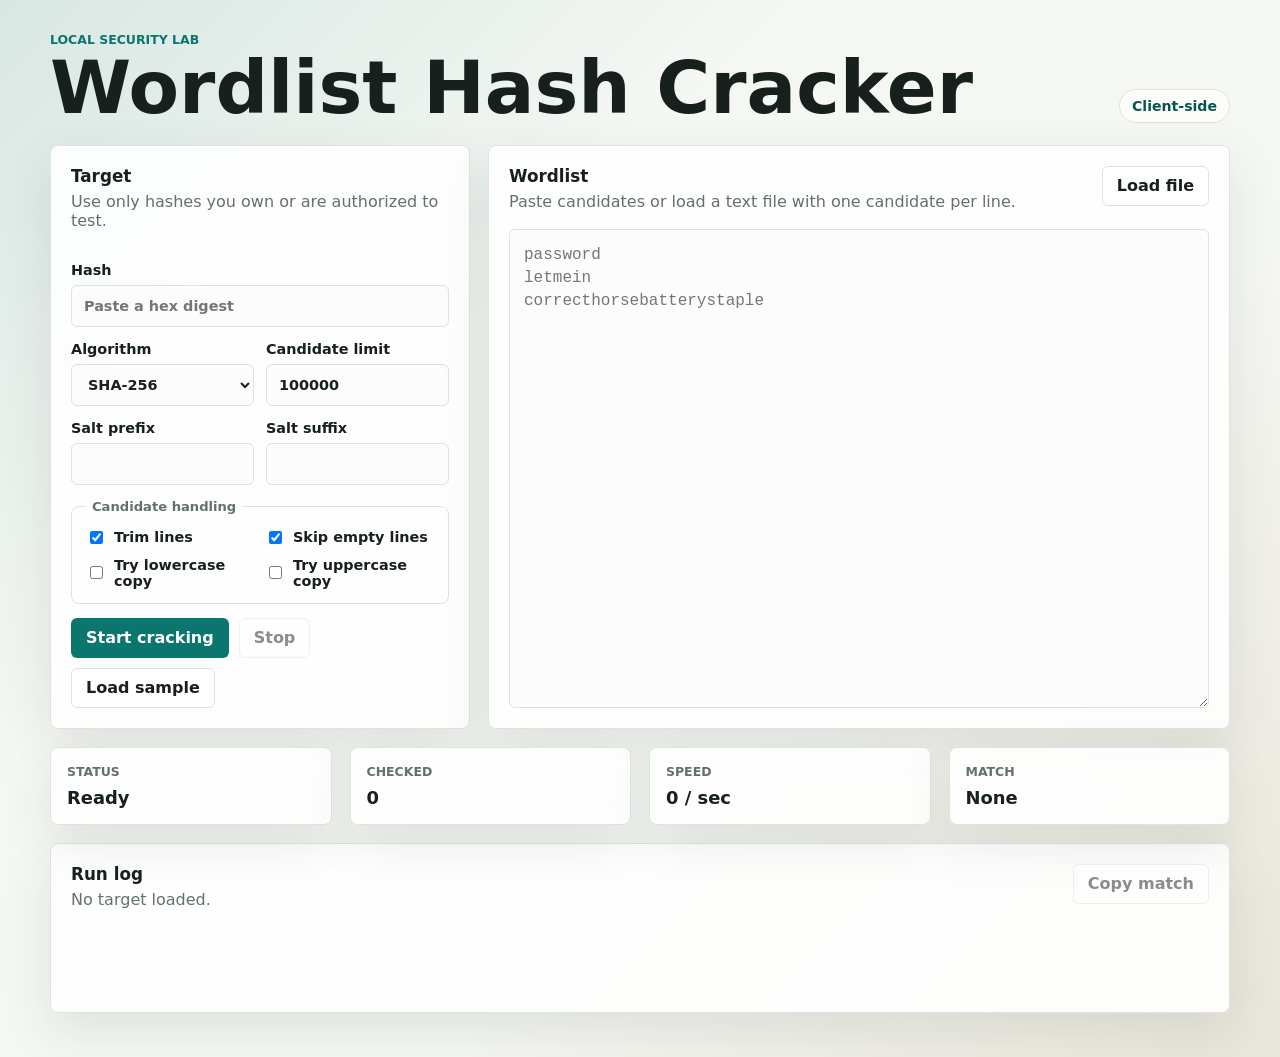
<file: index.html>
<!doctype html>
<html lang="en">
  <head>
    <meta charset="utf-8" />
    <meta name="viewport" content="width=device-width, initial-scale=1" />
    <meta http-equiv="refresh" content="0; url=./hash-cracker-wordlist/" />
    <title>Wordlist Hash Cracker</title>
  </head>
  <body>
    <main>
      <h1>Wordlist Hash Cracker</h1>
      <p>
        Open the tool at
        <a href="./hash-cracker-wordlist/">hash-cracker-wordlist/</a>.
      </p>
    </main>
  </body>
</html>
</file>
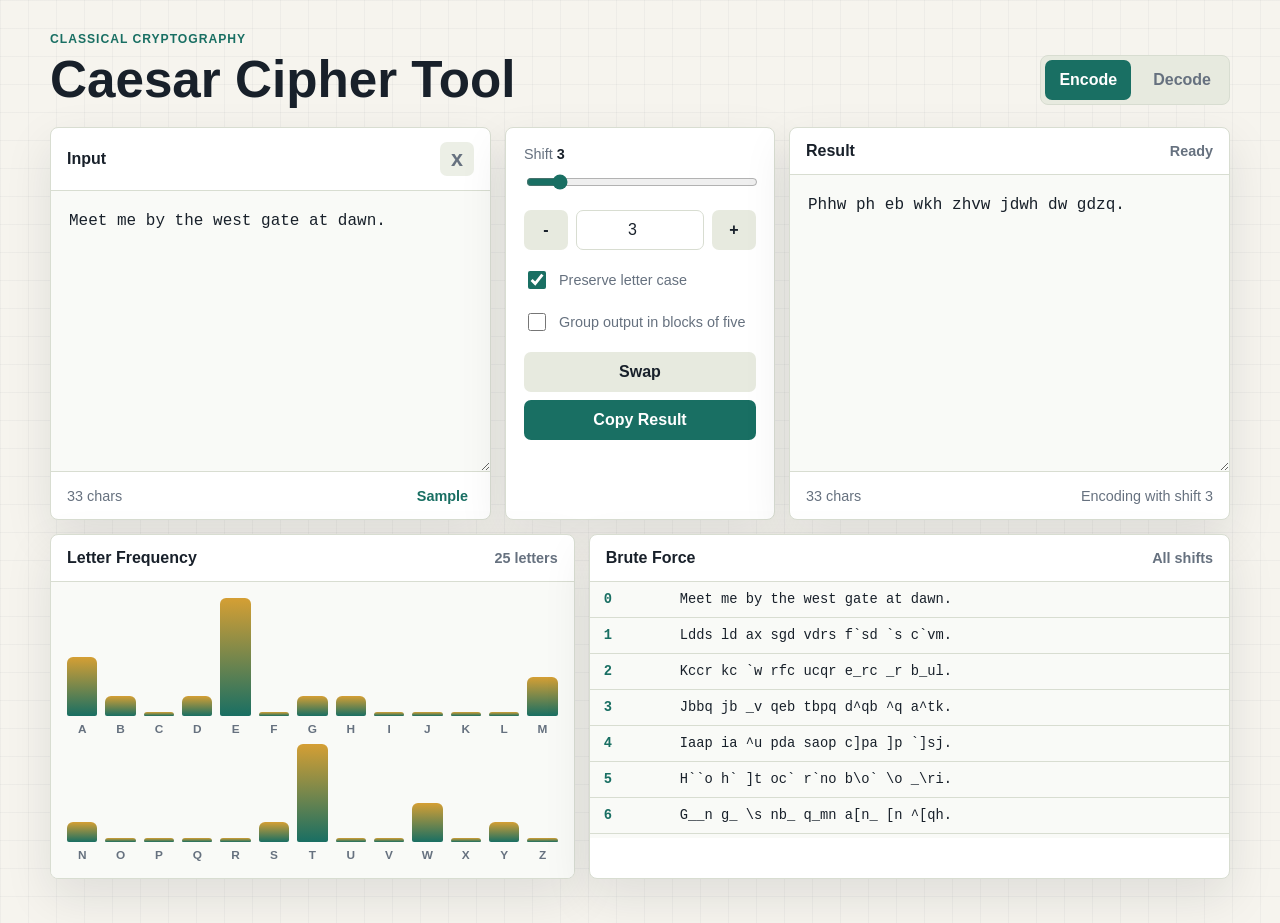
<file: caesar-cipher-tool/index.html>
<!doctype html>
<html lang="en">
  <head>
    <meta charset="utf-8" />
    <meta name="viewport" content="width=device-width, initial-scale=1" />
    <title>Caesar Cipher Tool</title>
    <link rel="stylesheet" href="./styles.css" />
  </head>
  <body>
    <main class="shell">
      <header class="topbar">
        <div>
          <p class="eyebrow">Classical cryptography</p>
          <h1>Caesar Cipher Tool</h1>
        </div>
        <div class="mode-switch" role="group" aria-label="Cipher mode">
          <button id="encode-mode" class="segmented active" type="button" aria-pressed="true">Encode</button>
          <button id="decode-mode" class="segmented" type="button" aria-pressed="false">Decode</button>
        </div>
      </header>

      <section class="workspace" aria-label="Cipher workspace">
        <section class="editor-panel">
          <div class="panel-head">
            <label for="input-text">Input</label>
            <button id="clear-button" class="icon-button" type="button" title="Clear input" aria-label="Clear input">
              x
            </button>
          </div>
          <textarea id="input-text" spellcheck="false">Meet me by the west gate at dawn.</textarea>
          <div class="editor-meta">
            <span id="input-count">0 chars</span>
            <button id="sample-button" class="text-button" type="button">Sample</button>
          </div>
        </section>

        <aside class="controls-panel" aria-label="Cipher controls">
          <label class="field" for="shift-range">
            <span>Shift <strong id="shift-value">3</strong></span>
            <input id="shift-range" type="range" min="0" max="25" value="3" />
          </label>

          <div class="stepper" aria-label="Shift stepper">
            <button id="shift-down" type="button" aria-label="Decrease shift">-</button>
            <input id="shift-number" type="number" min="0" max="25" value="3" aria-label="Shift value" />
            <button id="shift-up" type="button" aria-label="Increase shift">+</button>
          </div>

          <label class="option">
            <input id="preserve-case" type="checkbox" checked />
            <span>Preserve letter case</span>
          </label>

          <label class="option">
            <input id="group-output" type="checkbox" />
            <span>Group output in blocks of five</span>
          </label>

          <div class="button-grid">
            <button id="swap-button" class="secondary-button" type="button">Swap</button>
            <button id="copy-button" class="primary-button" type="button">Copy Result</button>
          </div>
        </aside>

        <section class="editor-panel result-panel">
          <div class="panel-head">
            <label for="output-text">Result</label>
            <span id="status-text">Ready</span>
          </div>
          <textarea id="output-text" readonly spellcheck="false"></textarea>
          <div class="editor-meta">
            <span id="output-count">0 chars</span>
            <span id="mode-detail">Encoding with shift 3</span>
          </div>
        </section>
      </section>

      <section class="insights">
        <article class="analysis-panel">
          <div class="panel-head">
            <h2>Letter Frequency</h2>
            <span id="letter-total">0 letters</span>
          </div>
          <div id="frequency-chart" class="frequency-chart" aria-label="Letter frequency chart"></div>
        </article>

        <article class="analysis-panel">
          <div class="panel-head">
            <h2>Brute Force</h2>
            <span>All shifts</span>
          </div>
          <div id="brute-force-list" class="brute-force-list"></div>
        </article>
      </section>
    </main>

    <script src="./app.js"></script>
  </body>
</html>
</file>
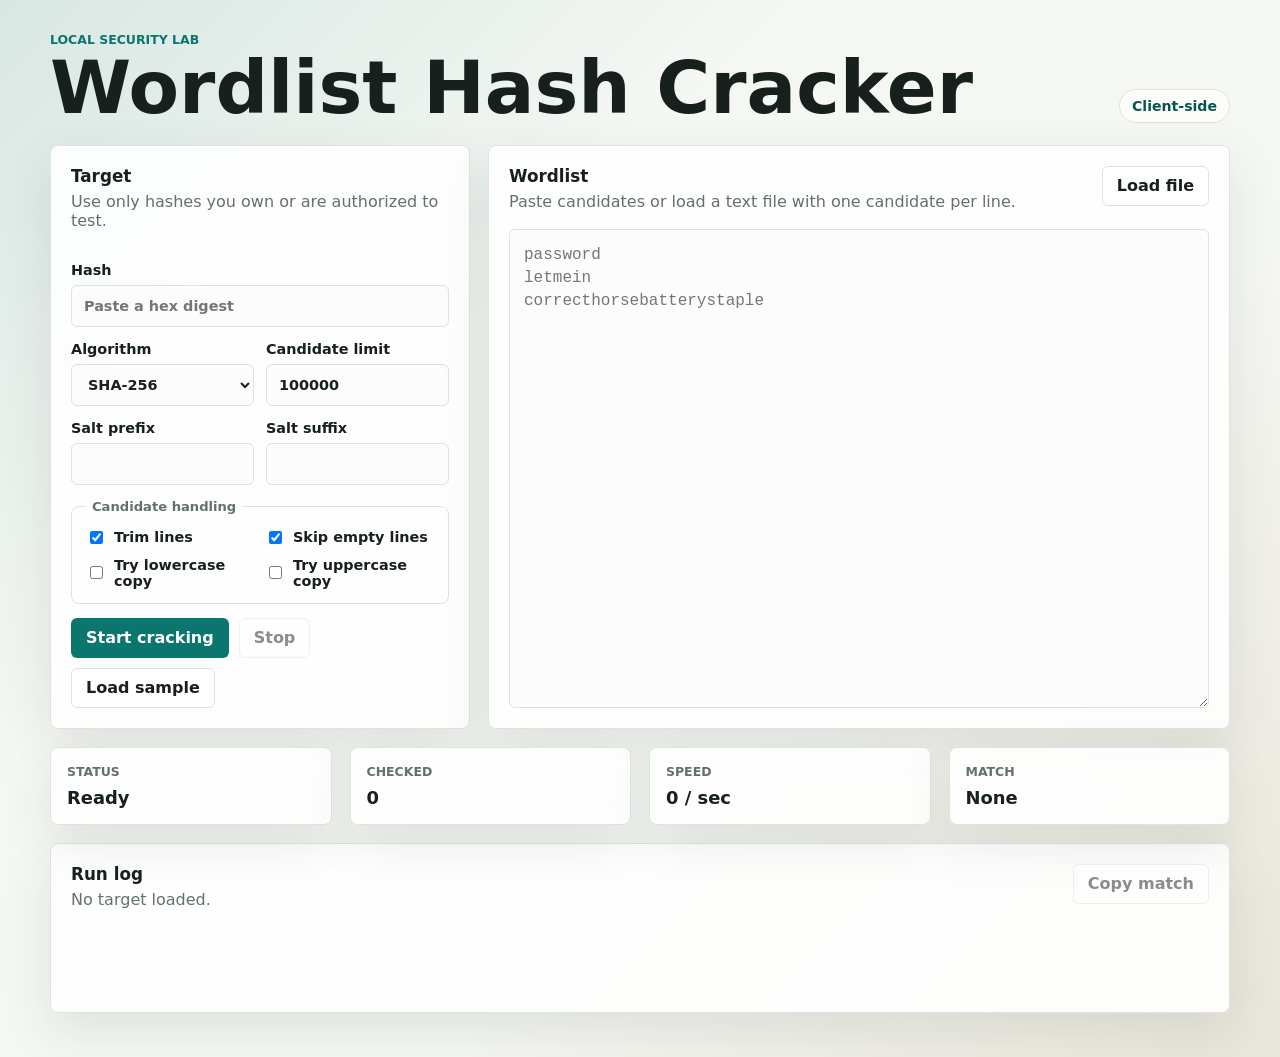
<file: hash-cracker-wordlist/index.html>
<!doctype html>
<html lang="en">
  <head>
    <meta charset="utf-8" />
    <meta name="viewport" content="width=device-width, initial-scale=1" />
    <title>Wordlist Hash Cracker</title>
    <link rel="stylesheet" href="./styles.css" />
  </head>
  <body>
    <main class="shell">
      <header class="topbar">
        <div>
          <p class="eyebrow">Local security lab</p>
          <h1>Wordlist Hash Cracker</h1>
        </div>
        <span class="badge">Client-side</span>
      </header>

      <section class="workspace">
        <form class="panel controls" id="crack-form">
          <div class="panel-head">
            <div>
              <h2>Target</h2>
              <p>Use only hashes you own or are authorized to test.</p>
            </div>
          </div>

          <label class="field" for="hash-input">
            <span>Hash</span>
            <input
              id="hash-input"
              type="text"
              autocomplete="off"
              spellcheck="false"
              placeholder="Paste a hex digest"
              required
            />
          </label>

          <div class="grid two">
            <label class="field" for="algorithm-select">
              <span>Algorithm</span>
              <select id="algorithm-select">
                <option value="md5">MD5</option>
                <option value="SHA-1">SHA-1</option>
                <option value="SHA-256" selected>SHA-256</option>
                <option value="SHA-384">SHA-384</option>
                <option value="SHA-512">SHA-512</option>
              </select>
            </label>

            <label class="field" for="limit-input">
              <span>Candidate limit</span>
              <input id="limit-input" type="number" min="1" max="1000000" value="100000" />
            </label>
          </div>

          <div class="grid two">
            <label class="field" for="prefix-input">
              <span>Salt prefix</span>
              <input id="prefix-input" type="text" autocomplete="off" />
            </label>

            <label class="field" for="suffix-input">
              <span>Salt suffix</span>
              <input id="suffix-input" type="text" autocomplete="off" />
            </label>
          </div>

          <fieldset class="checks">
            <legend>Candidate handling</legend>
            <label><input id="trim-lines" type="checkbox" checked /> Trim lines</label>
            <label><input id="skip-empty" type="checkbox" checked /> Skip empty lines</label>
            <label><input id="lowercase-copy" type="checkbox" /> Try lowercase copy</label>
            <label><input id="uppercase-copy" type="checkbox" /> Try uppercase copy</label>
          </fieldset>

          <div class="button-row">
            <button class="primary-button" id="start-button" type="submit">Start cracking</button>
            <button class="ghost-button" id="stop-button" type="button" disabled>Stop</button>
            <button class="ghost-button" id="sample-button" type="button">Load sample</button>
          </div>
        </form>

        <section class="panel wordlist">
          <div class="panel-head">
            <div>
              <h2>Wordlist</h2>
              <p>Paste candidates or load a text file with one candidate per line.</p>
            </div>
            <label class="file-button">
              <input id="wordlist-file" type="file" accept=".txt,.lst,.dic,text/plain" />
              Load file
            </label>
          </div>

          <textarea id="wordlist-input" spellcheck="false" placeholder="password&#10;letmein&#10;correcthorsebatterystaple"></textarea>
        </section>
      </section>

      <section class="results">
        <article class="stat">
          <span>Status</span>
          <strong id="status-value">Ready</strong>
        </article>
        <article class="stat">
          <span>Checked</span>
          <strong id="checked-value">0</strong>
        </article>
        <article class="stat">
          <span>Speed</span>
          <strong id="speed-value">0 / sec</strong>
        </article>
        <article class="stat match">
          <span>Match</span>
          <strong id="match-value">None</strong>
        </article>
      </section>

      <section class="panel output">
        <div class="panel-head">
          <div>
            <h2>Run log</h2>
            <p id="digest-preview">No target loaded.</p>
          </div>
          <button class="ghost-button" id="copy-match" type="button" disabled>Copy match</button>
        </div>
        <ol id="log-list"></ol>
      </section>
    </main>

    <script src="./app.js"></script>
  </body>
</html>
</file>
<file: caesar-cipher-tool/styles.css>
:root {
  color-scheme: light;
  --bg: #f6f4ee;
  --ink: #18202a;
  --muted: #66717f;
  --panel: #ffffff;
  --panel-alt: #f9faf7;
  --line: #d8ddd1;
  --accent: #196f63;
  --accent-strong: #124f47;
  --gold: #d59f34;
  --danger: #b7433b;
  --shadow: 0 18px 48px rgba(24, 32, 42, 0.1);
}

* {
  box-sizing: border-box;
}

html,
body {
  margin: 0;
  min-height: 100%;
}

body {
  font-family: Inter, "Segoe UI", Arial, sans-serif;
  background:
    linear-gradient(90deg, rgba(24, 32, 42, 0.035) 1px, transparent 1px),
    linear-gradient(rgba(24, 32, 42, 0.035) 1px, transparent 1px),
    var(--bg);
  background-size: 28px 28px;
  color: var(--ink);
}

button,
textarea,
input {
  font: inherit;
}

button {
  cursor: pointer;
}

.shell {
  width: min(1180px, calc(100% - 32px));
  margin: 0 auto;
  padding: 32px 0 44px;
}

.topbar {
  display: flex;
  align-items: end;
  justify-content: space-between;
  gap: 20px;
  margin-bottom: 22px;
}

.eyebrow {
  margin: 0 0 8px;
  color: var(--accent);
  font-size: 0.76rem;
  font-weight: 800;
  letter-spacing: 0.08em;
  text-transform: uppercase;
}

h1,
h2 {
  margin: 0;
  letter-spacing: 0;
}

h1 {
  font-size: clamp(2rem, 4vw, 3.75rem);
  line-height: 1;
}

h2 {
  font-size: 1rem;
}

.mode-switch,
.stepper,
.button-grid {
  display: flex;
  align-items: center;
  gap: 8px;
}

.mode-switch {
  background: #e7eadf;
  border: 1px solid var(--line);
  border-radius: 8px;
  padding: 4px;
}

.segmented,
.primary-button,
.secondary-button,
.text-button,
.icon-button,
.stepper button {
  border: 0;
  border-radius: 7px;
  min-height: 40px;
  transition: background-color 160ms ease, color 160ms ease, transform 160ms ease;
}

.segmented {
  min-width: 84px;
  padding: 0 14px;
  background: transparent;
  color: var(--muted);
  font-weight: 800;
}

.segmented.active,
.primary-button {
  background: var(--accent);
  color: #ffffff;
}

.primary-button:hover {
  background: var(--accent-strong);
}

.workspace {
  display: grid;
  grid-template-columns: minmax(0, 1fr) 270px minmax(0, 1fr);
  gap: 14px;
  align-items: stretch;
}

.editor-panel,
.controls-panel,
.analysis-panel {
  background: var(--panel);
  border: 1px solid var(--line);
  border-radius: 8px;
  box-shadow: var(--shadow);
}

.editor-panel {
  display: grid;
  grid-template-rows: auto minmax(280px, 1fr) auto;
  min-height: 380px;
}

.controls-panel {
  padding: 18px;
  display: grid;
  gap: 18px;
  align-content: start;
}

.panel-head,
.editor-meta {
  display: flex;
  align-items: center;
  justify-content: space-between;
  gap: 12px;
}

.panel-head {
  padding: 14px 16px;
  border-bottom: 1px solid var(--line);
  color: var(--ink);
  font-weight: 800;
}

.panel-head span,
.editor-meta,
.field span,
.option {
  color: var(--muted);
  font-size: 0.9rem;
}

textarea {
  width: 100%;
  height: 100%;
  min-height: 260px;
  resize: vertical;
  border: 0;
  outline: 0;
  padding: 18px;
  background: var(--panel-alt);
  color: var(--ink);
  font-family: "SFMono-Regular", Consolas, "Liberation Mono", monospace;
  font-size: 1rem;
  line-height: 1.6;
}

textarea:focus,
input:focus {
  box-shadow: inset 0 0 0 3px rgba(25, 111, 99, 0.18);
}

.editor-meta {
  min-height: 48px;
  padding: 0 16px;
  border-top: 1px solid var(--line);
}

.icon-button {
  width: 34px;
  min-height: 34px;
  background: #ecefe6;
  color: var(--muted);
  font-size: 1.35rem;
  line-height: 1;
}

.icon-button:hover {
  background: #dfe5d8;
  color: var(--danger);
}

.field {
  display: grid;
  gap: 10px;
}

.field strong {
  color: var(--ink);
  font-variant-numeric: tabular-nums;
}

input[type="range"] {
  width: 100%;
  accent-color: var(--accent);
}

.stepper {
  display: grid;
  grid-template-columns: 44px minmax(0, 1fr) 44px;
}

.stepper button,
.secondary-button {
  background: #e7eadf;
  color: var(--ink);
  font-weight: 800;
}

.stepper input {
  width: 100%;
  min-height: 40px;
  border: 1px solid var(--line);
  border-radius: 7px;
  text-align: center;
  color: var(--ink);
  background: #ffffff;
}

.option {
  display: flex;
  align-items: center;
  gap: 10px;
  line-height: 1.4;
}

.option input {
  width: 18px;
  height: 18px;
  accent-color: var(--accent);
}

.button-grid {
  display: grid;
  grid-template-columns: 1fr;
}

.primary-button,
.secondary-button {
  width: 100%;
  padding: 0 16px;
  font-weight: 800;
}

.text-button {
  min-height: 32px;
  background: transparent;
  color: var(--accent);
  font-weight: 800;
}

.insights {
  display: grid;
  grid-template-columns: minmax(0, 0.9fr) minmax(0, 1.1fr);
  gap: 14px;
  margin-top: 14px;
}

.analysis-panel {
  overflow: hidden;
}

.frequency-chart {
  display: grid;
  grid-template-columns: repeat(13, minmax(0, 1fr));
  gap: 8px;
  align-items: end;
  min-height: 180px;
  padding: 16px;
  background: var(--panel-alt);
}

.bar {
  display: grid;
  gap: 6px;
  justify-items: center;
  color: var(--muted);
  font-size: 0.74rem;
}

.bar-fill {
  width: 100%;
  min-height: 4px;
  border-radius: 6px 6px 2px 2px;
  background: linear-gradient(180deg, var(--gold), var(--accent));
}

.brute-force-list {
  max-height: 256px;
  overflow: auto;
  background: var(--panel-alt);
}

.candidate {
  display: grid;
  grid-template-columns: 64px minmax(0, 1fr);
  gap: 12px;
  padding: 10px 14px;
  border-bottom: 1px solid var(--line);
  font-family: "SFMono-Regular", Consolas, "Liberation Mono", monospace;
  font-size: 0.86rem;
}

.candidate strong {
  color: var(--accent);
}

.candidate span {
  overflow: hidden;
  text-overflow: ellipsis;
  white-space: nowrap;
}

@media (max-width: 920px) {
  .topbar,
  .workspace,
  .insights {
    grid-template-columns: 1fr;
  }

  .topbar {
    align-items: start;
  }

  .mode-switch {
    width: 100%;
  }

  .segmented {
    flex: 1;
  }

  .editor-panel {
    min-height: 300px;
  }
}

@media (max-width: 560px) {
  .shell {
    width: min(100% - 20px, 1180px);
    padding-top: 20px;
  }

  .frequency-chart {
    grid-template-columns: repeat(7, minmax(0, 1fr));
  }

  .candidate {
    grid-template-columns: 54px minmax(0, 1fr);
  }
}
</file>
<file: hash-cracker-wordlist/styles.css>
:root {
  color-scheme: light;
  --bg: #f5f7f3;
  --ink: #17201c;
  --muted: #64716b;
  --panel: #ffffff;
  --line: #dce4dd;
  --accent: #0b766e;
  --accent-dark: #07534e;
  --warn: #a43d2a;
  --ok: #21673d;
  --shadow: 0 18px 50px rgba(32, 47, 42, 0.1);
}

* {
  box-sizing: border-box;
}

body {
  margin: 0;
  min-height: 100vh;
  background:
    linear-gradient(135deg, rgba(11, 118, 110, 0.12), transparent 34%),
    linear-gradient(315deg, rgba(141, 98, 33, 0.12), transparent 36%),
    var(--bg);
  color: var(--ink);
  font-family:
    Inter, ui-sans-serif, system-ui, -apple-system, BlinkMacSystemFont, "Segoe UI", sans-serif;
}

button,
input,
select,
textarea {
  font: inherit;
}

.shell {
  width: min(1180px, calc(100% - 32px));
  margin: 0 auto;
  padding: 32px 0 44px;
}

.topbar,
.workspace,
.results {
  display: grid;
  gap: 18px;
}

.topbar {
  grid-template-columns: 1fr auto;
  align-items: end;
  margin-bottom: 22px;
}

.eyebrow {
  margin: 0 0 6px;
  color: var(--accent);
  font-size: 0.78rem;
  font-weight: 800;
  text-transform: uppercase;
}

h1,
h2 {
  margin: 0;
  letter-spacing: 0;
}

h1 {
  font-size: clamp(2rem, 6vw, 4.6rem);
  line-height: 0.95;
}

h2 {
  font-size: 1.05rem;
}

p {
  margin: 6px 0 0;
  color: var(--muted);
}

.badge {
  border: 1px solid var(--line);
  border-radius: 999px;
  padding: 8px 12px;
  background: rgba(255, 255, 255, 0.72);
  color: var(--accent-dark);
  font-size: 0.88rem;
  font-weight: 800;
}

.workspace {
  grid-template-columns: minmax(300px, 420px) 1fr;
  align-items: stretch;
}

.panel,
.stat {
  border: 1px solid var(--line);
  border-radius: 8px;
  background: rgba(255, 255, 255, 0.9);
  box-shadow: var(--shadow);
}

.panel {
  padding: 20px;
}

.panel-head {
  display: flex;
  justify-content: space-between;
  gap: 16px;
  align-items: flex-start;
  margin-bottom: 18px;
}

.controls {
  display: grid;
  gap: 14px;
}

.grid {
  display: grid;
  gap: 12px;
}

.grid.two {
  grid-template-columns: repeat(2, minmax(0, 1fr));
}

.field {
  display: grid;
  gap: 7px;
  color: var(--ink);
  font-size: 0.9rem;
  font-weight: 800;
}

.field input,
.field select,
textarea {
  width: 100%;
  border: 1px solid var(--line);
  border-radius: 6px;
  background: #fbfcfb;
  color: var(--ink);
  outline: none;
}

.field input,
.field select {
  min-height: 42px;
  padding: 0 12px;
}

.field input:focus,
.field select:focus,
textarea:focus {
  border-color: var(--accent);
  box-shadow: 0 0 0 3px rgba(11, 118, 110, 0.16);
}

.checks {
  display: grid;
  grid-template-columns: repeat(2, minmax(0, 1fr));
  gap: 10px;
  margin: 0;
  border: 1px solid var(--line);
  border-radius: 8px;
  padding: 14px;
}

.checks legend {
  padding: 0 6px;
  color: var(--muted);
  font-size: 0.82rem;
  font-weight: 800;
}

.checks label {
  display: flex;
  gap: 8px;
  align-items: center;
  color: var(--ink);
  font-size: 0.9rem;
  font-weight: 700;
}

.button-row {
  display: flex;
  flex-wrap: wrap;
  gap: 10px;
}

button,
.file-button {
  display: inline-flex;
  min-height: 40px;
  align-items: center;
  justify-content: center;
  border-radius: 6px;
  padding: 0 14px;
  border: 1px solid transparent;
  cursor: pointer;
  font-weight: 800;
}

.primary-button {
  background: var(--accent);
  color: #fff;
}

.primary-button:hover {
  background: var(--accent-dark);
}

.ghost-button,
.file-button {
  border-color: var(--line);
  background: #fff;
  color: var(--ink);
}

button:disabled {
  cursor: not-allowed;
  opacity: 0.5;
}

.file-button input {
  position: absolute;
  width: 1px;
  height: 1px;
  opacity: 0;
}

.wordlist {
  min-height: 100%;
  display: flex;
  flex-direction: column;
}

textarea {
  flex: 1;
  min-height: 340px;
  resize: vertical;
  padding: 14px;
  line-height: 1.45;
  font-family: "SFMono-Regular", Consolas, "Liberation Mono", monospace;
}

.results {
  grid-template-columns: repeat(4, minmax(0, 1fr));
  margin: 18px 0;
}

.stat {
  padding: 16px;
}

.stat span {
  display: block;
  margin-bottom: 8px;
  color: var(--muted);
  font-size: 0.78rem;
  font-weight: 800;
  text-transform: uppercase;
}

.stat strong {
  display: block;
  overflow-wrap: anywhere;
  font-size: 1.12rem;
}

.stat.match strong.found {
  color: var(--ok);
}

.stat.match strong.missing {
  color: var(--warn);
}

.output {
  min-height: 170px;
}

#digest-preview {
  overflow-wrap: anywhere;
}

#log-list {
  display: grid;
  gap: 8px;
  margin: 0;
  padding-left: 22px;
}

#log-list li {
  color: var(--muted);
}

#log-list strong {
  color: var(--ink);
}

@media (max-width: 860px) {
  .topbar,
  .workspace,
  .results,
  .grid.two {
    grid-template-columns: 1fr;
  }

  .topbar {
    align-items: start;
  }

  .badge {
    width: max-content;
  }
}

@media (max-width: 560px) {
  .shell {
    width: min(100% - 20px, 1180px);
    padding-top: 18px;
  }

  .panel {
    padding: 16px;
  }

  .panel-head,
  .button-row {
    flex-direction: column;
    align-items: stretch;
  }

  .checks {
    grid-template-columns: 1fr;
  }
}
</file>
